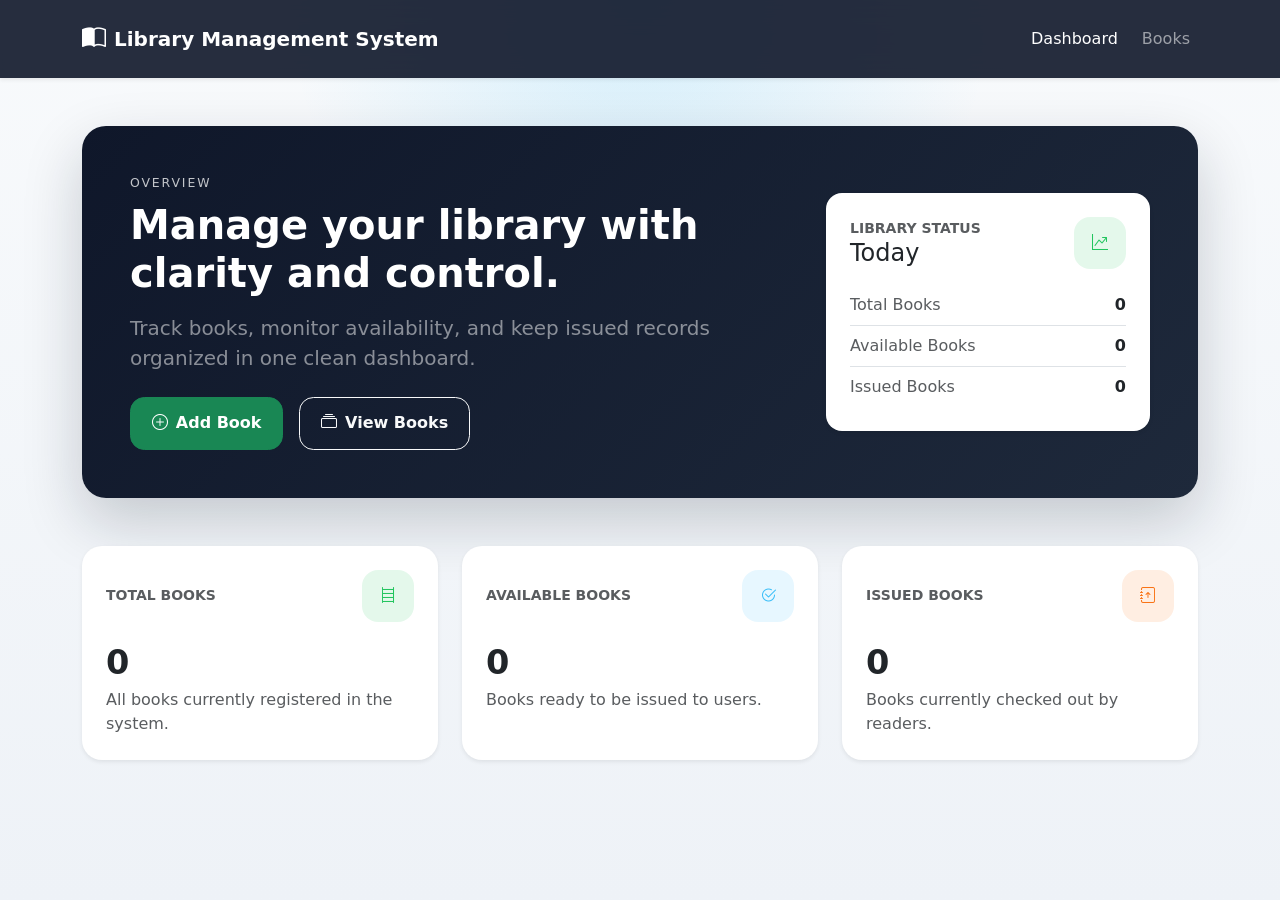
<file: src/main/resources/templates/index.html>
<!DOCTYPE html>
<html lang="en" xmlns:th="http://www.thymeleaf.org">
<head>
	<meta charset="UTF-8">
	<meta name="viewport" content="width=device-width, initial-scale=1.0">
	<title>Library Management System</title>
	<link href="https://cdn.jsdelivr.net/npm/bootstrap@5.3.3/dist/css/bootstrap.min.css" rel="stylesheet">
	<link href="https://cdn.jsdelivr.net/npm/bootstrap-icons@1.11.3/font/bootstrap-icons.min.css" rel="stylesheet">
	<style>
		:root {
			--bg-start: #0f172a;
			--bg-end: #1e293b;
			--accent: #22c55e;
			--accent-2: #38bdf8;
		}

		body {
			min-height: 100vh;
			background:
				radial-gradient(circle at top, rgba(56, 189, 248, 0.18), transparent 32%),
				linear-gradient(180deg, #f8fafc 0%, #eef2f7 100%);
		}

		.navbar {
			backdrop-filter: blur(14px);
			background: rgba(15, 23, 42, 0.9) !important;
		}

		.hero {
			background: linear-gradient(135deg, var(--bg-start), var(--bg-end));
			color: #fff;
			border-radius: 1.5rem;
			box-shadow: 0 24px 60px rgba(15, 23, 42, 0.2);
		}

		.card {
			border: 0;
			border-radius: 1.25rem;
			box-shadow: 0 18px 40px rgba(15, 23, 42, 0.08);
		}

		.metric-icon {
			width: 3.25rem;
			height: 3.25rem;
			display: inline-flex;
			align-items: center;
			justify-content: center;
			border-radius: 1rem;
			background: rgba(34, 197, 94, 0.12);
			color: var(--accent);
		}

		.metric-value {
			font-size: 2.1rem;
			font-weight: 700;
			letter-spacing: -0.04em;
		}

		.action-btn {
			padding: 0.85rem 1.3rem;
			border-radius: 0.9rem;
			font-weight: 600;
		}

		.section-label {
			text-transform: uppercase;
			letter-spacing: 0.15em;
			font-size: 0.78rem;
			color: rgba(255, 255, 255, 0.75);
		}
	</style>
</head>
<body>
	<nav class="navbar navbar-expand-lg navbar-dark sticky-top shadow-sm">
		<div class="container py-2">
			<a class="navbar-brand fw-semibold d-flex align-items-center gap-2" href="#">
				<i class="bi bi-book-half fs-4"></i>
				<span>Library Management System</span>
			</a>
			<button class="navbar-toggler" type="button" data-bs-toggle="collapse" data-bs-target="#navbarNav" aria-controls="navbarNav" aria-expanded="false" aria-label="Toggle navigation">
				<span class="navbar-toggler-icon"></span>
			</button>
			<div class="collapse navbar-collapse" id="navbarNav">
				<ul class="navbar-nav ms-auto align-items-lg-center gap-lg-2">
					<li class="nav-item">
						<a class="nav-link active" href="#dashboard">Dashboard</a>
					</li>
					<li class="nav-item">
						<a class="nav-link" href="#books">Books</a>
					</li>
				</ul>
			</div>
		</div>
	</nav>

	<main class="container py-5">
		<section class="hero p-4 p-md-5 mb-5" id="dashboard">
			<div class="row align-items-center g-4">
				<div class="col-lg-8">
					<div class="section-label mb-2">Overview</div>
					<h1 class="display-6 fw-bold mb-3">Manage your library with clarity and control.</h1>
					<p class="lead text-white-50 mb-4">
						Track books, monitor availability, and keep issued records organized in one clean dashboard.
					</p>
					<div class="d-flex flex-column flex-sm-row gap-3">
						<a href="/add-book" class="btn btn-success action-btn">
							<i class="bi bi-plus-circle me-2"></i>Add Book
						</a>
						<a href="/books-ui" class="btn btn-outline-light action-btn">
							<i class="bi bi-collection me-2"></i>View Books
						</a>
					</div>
				</div>
				<div class="col-lg-4">
					<div class="bg-white text-dark rounded-4 p-4 shadow-sm">
						<div class="d-flex align-items-center justify-content-between mb-3">
							<div>
								<div class="text-uppercase text-muted small fw-semibold">Library Status</div>
								<div class="h4 mb-0">Today</div>
							</div>
							<div class="metric-icon">
								<i class="bi bi-graph-up-arrow"></i>
							</div>
						</div>
						<div class="d-flex justify-content-between border-bottom py-2">
							<span class="text-muted">Total Books</span>
							<strong th:text="${totalBooks}">0</strong>
						</div>
						<div class="d-flex justify-content-between border-bottom py-2">
							<span class="text-muted">Available Books</span>
							<strong th:text="${availableBooks}">0</strong>
						</div>
						<div class="d-flex justify-content-between py-2">
							<span class="text-muted">Issued Books</span>
							<strong th:text="${issuedBooks}">0</strong>
						</div>
					</div>
				</div>
			</div>
		</section>

		<section id="books">
			<div class="row g-4">
				<div class="col-md-4">
					<div class="card h-100 border-0 shadow-sm">
						<div class="card-body p-4">
							<div class="d-flex align-items-center justify-content-between mb-3">
								<div class="text-muted fw-semibold text-uppercase small">Total Books</div>
								<div class="metric-icon">
									<i class="bi bi-bookshelf"></i>
								</div>
							</div>
							<div class="metric-value" th:text="${totalBooks}">0</div>
							<p class="text-muted mb-0">All books currently registered in the system.</p>
						</div>
					</div>
				</div>
				<div class="col-md-4">
					<div class="card h-100 border-0 shadow-sm">
						<div class="card-body p-4">
							<div class="d-flex align-items-center justify-content-between mb-3">
								<div class="text-muted fw-semibold text-uppercase small">Available Books</div>
								<div class="metric-icon" style="background: rgba(56, 189, 248, 0.12); color: var(--accent-2);">
									<i class="bi bi-check2-circle"></i>
								</div>
							</div>
							<div class="metric-value" th:text="${availableBooks}">0</div>
							<p class="text-muted mb-0">Books ready to be issued to users.</p>
						</div>
					</div>
				</div>
				<div class="col-md-4">
					<div class="card h-100 border-0 shadow-sm">
						<div class="card-body p-4">
							<div class="d-flex align-items-center justify-content-between mb-3">
								<div class="text-muted fw-semibold text-uppercase small">Issued Books</div>
								<div class="metric-icon" style="background: rgba(249, 115, 22, 0.12); color: #f97316;">
									<i class="bi bi-journal-arrow-up"></i>
								</div>
							</div>
							<div class="metric-value" th:text="${issuedBooks}">0</div>
							<p class="text-muted mb-0">Books currently checked out by readers.</p>
						</div>
					</div>
				</div>
			</div>
		</section>
	</main>

	<script src="https://cdn.jsdelivr.net/npm/bootstrap@5.3.3/dist/js/bootstrap.bundle.min.js"></script>
</body>
</html>
</file>
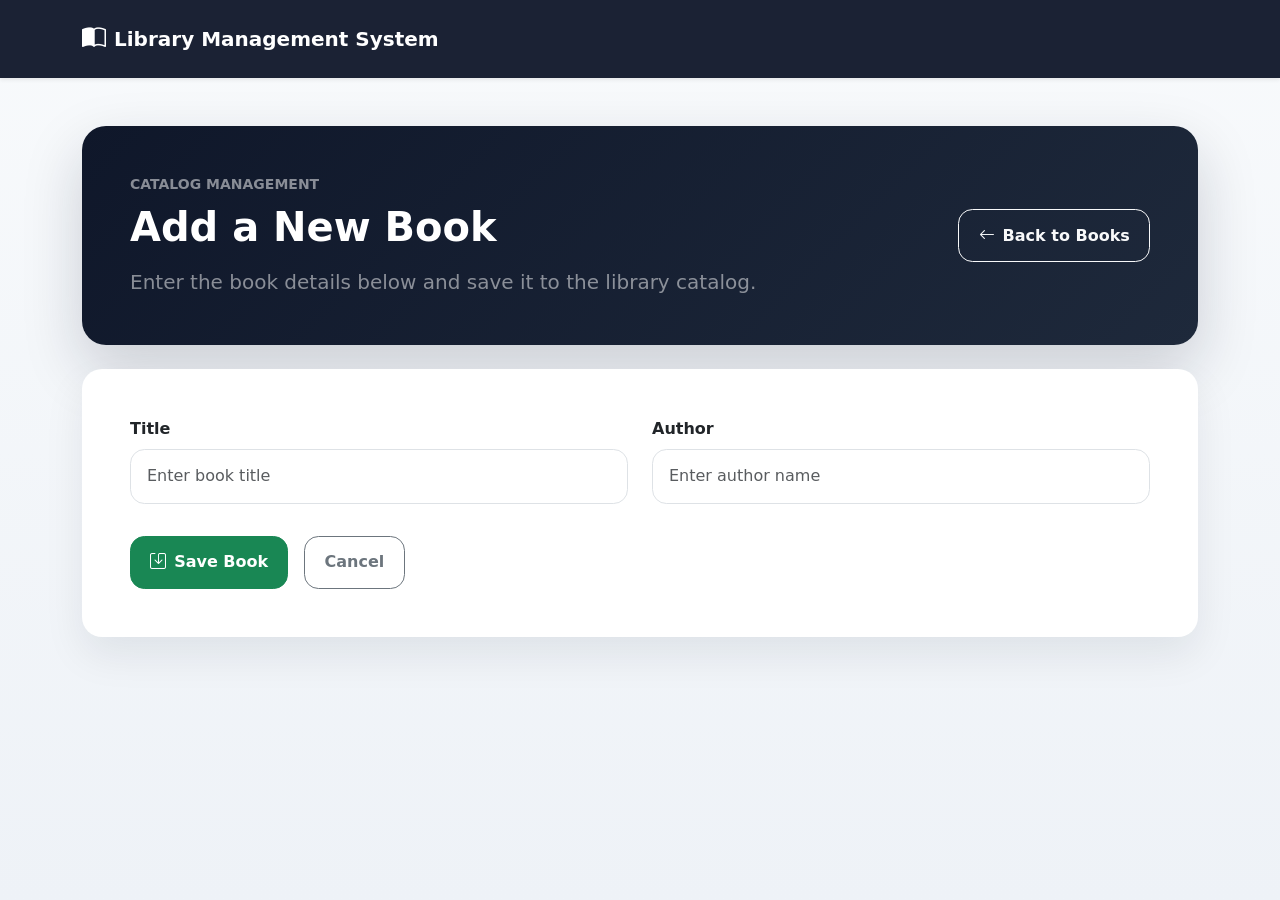
<file: src/main/resources/templates/add-book.html>
<!DOCTYPE html>
<html lang="en" xmlns:th="http://www.thymeleaf.org">
<head>
	<meta charset="UTF-8">
	<meta name="viewport" content="width=device-width, initial-scale=1.0">
	<title>Add Book</title>
	<link href="https://cdn.jsdelivr.net/npm/bootstrap@5.3.3/dist/css/bootstrap.min.css" rel="stylesheet">
	<link href="https://cdn.jsdelivr.net/npm/bootstrap-icons@1.11.3/font/bootstrap-icons.min.css" rel="stylesheet">
	<style>
		body {
			min-height: 100vh;
			background: linear-gradient(180deg, #f8fafc 0%, #eef2f7 100%);
		}

		.navbar {
			background: rgba(15, 23, 42, 0.95) !important;
			backdrop-filter: blur(14px);
		}

		.hero {
			background: linear-gradient(135deg, #0f172a, #1e293b);
			color: #fff;
			border-radius: 1.5rem;
			box-shadow: 0 24px 60px rgba(15, 23, 42, 0.18);
		}

		.card {
			border: 0;
			border-radius: 1.25rem;
			box-shadow: 0 18px 40px rgba(15, 23, 42, 0.08);
		}

		.form-control {
			border-radius: 0.9rem;
			padding: 0.9rem 1rem;
		}

		.btn-action {
			border-radius: 0.9rem;
			padding: 0.85rem 1.2rem;
			font-weight: 600;
		}
	</style>
</head>
<body>
	<nav class="navbar navbar-expand-lg navbar-dark sticky-top shadow-sm">
		<div class="container py-2">
			<a class="navbar-brand fw-semibold d-flex align-items-center gap-2" href="/">
				<i class="bi bi-book-half fs-4"></i>
				<span>Library Management System</span>
			</a>
		</div>
	</nav>

	<main class="container py-5">
		<section class="hero p-4 p-md-5 mb-4">
			<div class="row align-items-center g-4">
				<div class="col-lg-8">
					<div class="text-uppercase small fw-semibold text-white-50 mb-2">Catalog management</div>
					<h1 class="display-6 fw-bold mb-3">Add a New Book</h1>
					<p class="lead text-white-50 mb-0">Enter the book details below and save it to the library catalog.</p>
				</div>
				<div class="col-lg-4 text-lg-end">
					<a href="/books-ui" class="btn btn-outline-light btn-action">
						<i class="bi bi-arrow-left me-2"></i>Back to Books
					</a>
				</div>
			</div>
		</section>

		<section class="card">
			<div class="card-body p-4 p-md-5">
				<form th:action="@{/add-book}" th:object="${book}" method="post" class="row g-4">
					<div class="col-md-6">
						<label for="title" class="form-label fw-semibold">Title</label>
						<input type="text" id="title" th:field="*{title}" class="form-control" placeholder="Enter book title" required>
					</div>
					<div class="col-md-6">
						<label for="author" class="form-label fw-semibold">Author</label>
						<input type="text" id="author" th:field="*{author}" class="form-control" placeholder="Enter author name" required>
					</div>
					<div class="col-12 d-flex flex-column flex-sm-row gap-3 pt-2">
						<button type="submit" class="btn btn-success btn-action">
							<i class="bi bi-save me-2"></i>Save Book
						</button>
						<a href="/books-ui" class="btn btn-outline-secondary btn-action">Cancel</a>
					</div>
				</form>
			</div>
		</section>
	</main>

	<script src="https://cdn.jsdelivr.net/npm/bootstrap@5.3.3/dist/js/bootstrap.bundle.min.js"></script>
</body>
</html>
</file>
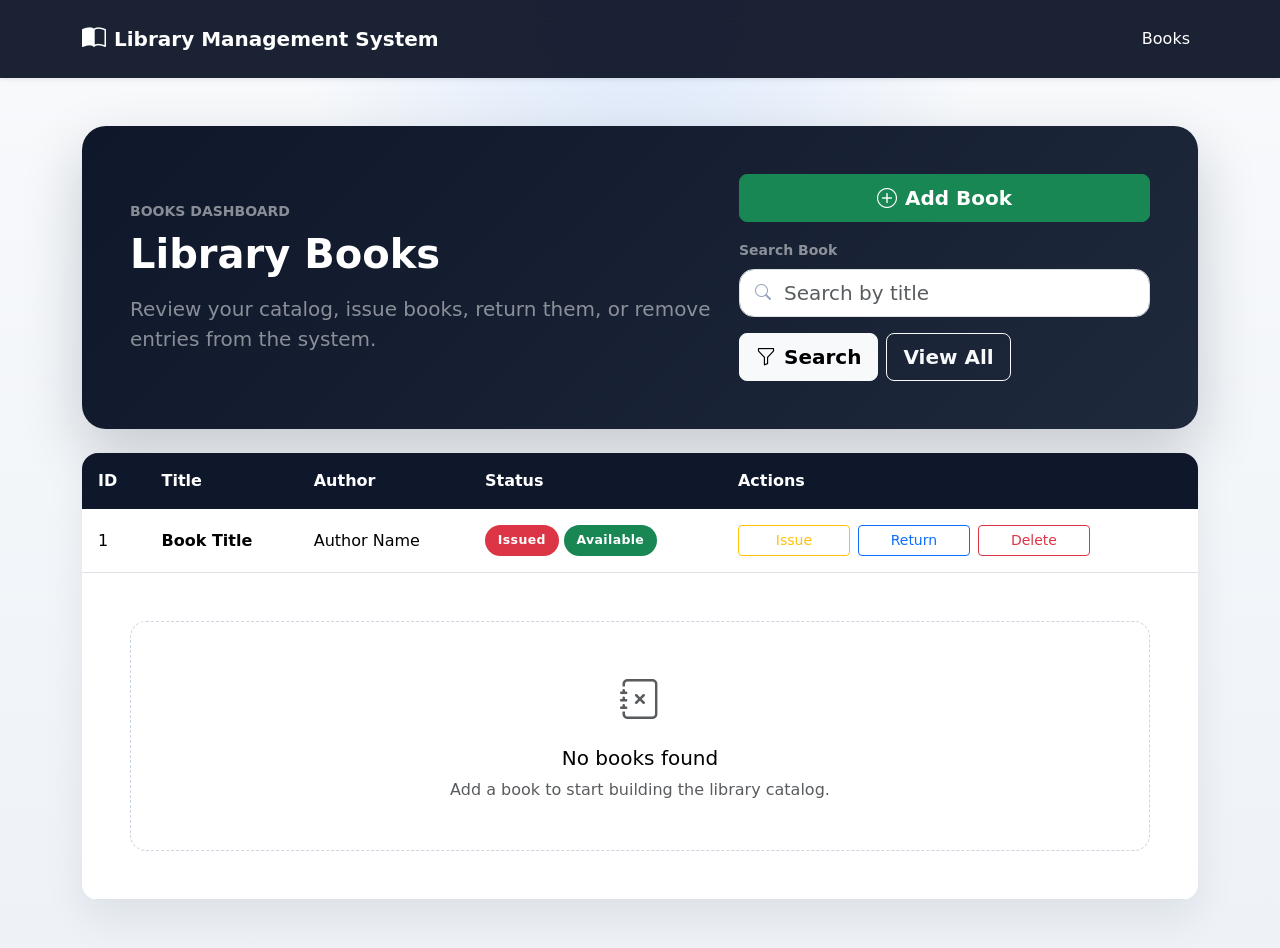
<file: src/main/resources/templates/books.html>
<!DOCTYPE html>
<html lang="en" xmlns:th="http://www.thymeleaf.org">
<head>
	<meta charset="UTF-8">
	<meta name="viewport" content="width=device-width, initial-scale=1.0">
	<title>Library Books</title>
	<link href="https://cdn.jsdelivr.net/npm/bootstrap@5.3.3/dist/css/bootstrap.min.css" rel="stylesheet">
	<link href="https://cdn.jsdelivr.net/npm/bootstrap-icons@1.11.3/font/bootstrap-icons.min.css" rel="stylesheet">
	<style>
		:root {
			--page-start: #0f172a;
			--page-end: #1e293b;
		}

		body {
			min-height: 100vh;
			background:
				radial-gradient(circle at top, rgba(59, 130, 246, 0.15), transparent 30%),
				linear-gradient(180deg, #f8fafc 0%, #eef2f7 100%);
		}

		.navbar {
			background: rgba(15, 23, 42, 0.95) !important;
			backdrop-filter: blur(14px);
		}

		.hero {
			background: linear-gradient(135deg, var(--page-start), var(--page-end));
			color: #fff;
			border-radius: 1.5rem;
			box-shadow: 0 24px 60px rgba(15, 23, 42, 0.2);
		}

		.card {
			border: 0;
			border-radius: 1.25rem;
			box-shadow: 0 18px 40px rgba(15, 23, 42, 0.08);
		}

		.table thead th {
			background: #0f172a;
			color: #fff;
			border: 0;
			padding: 1rem;
		}

		.table tbody td {
			vertical-align: middle;
			padding: 1rem;
		}

		.badge-status {
			padding: 0.55rem 0.8rem;
			font-size: 0.78rem;
			letter-spacing: 0.03em;
		}

		.action-btn {
			min-width: 7rem;
		}

		.search-box {
			border-radius: 0.9rem;
			padding-left: 2.75rem;
		}

		.search-wrap {
			position: relative;
		}

		.search-wrap .bi-search {
			position: absolute;
			left: 1rem;
			top: 50%;
			transform: translateY(-50%);
			color: #94a3b8;
		}

		.search-form .form-control {
			border-radius: 0.9rem;
			padding-left: 2.75rem;
		}

		.empty-state {
			border: 1px dashed #cbd5e1;
			border-radius: 1rem;
			background: rgba(255, 255, 255, 0.7);
		}

		.table-responsive {
			border-radius: 1rem;
			overflow: hidden;
		}
	</style>
</head>
<body>
	<nav class="navbar navbar-expand-lg navbar-dark sticky-top shadow-sm">
		<div class="container py-2">
			<a class="navbar-brand fw-semibold d-flex align-items-center gap-2" href="/">
				<i class="bi bi-book-half fs-4"></i>
				<span>Library Management System</span>
			</a>
			<button class="navbar-toggler" type="button" data-bs-toggle="collapse" data-bs-target="#navbarNav" aria-controls="navbarNav" aria-expanded="false" aria-label="Toggle navigation">
				<span class="navbar-toggler-icon"></span>
			</button>
			<div class="collapse navbar-collapse" id="navbarNav">
				<ul class="navbar-nav ms-auto">
					<li class="nav-item">
						<a class="nav-link active" href="/books-ui">Books</a>
					</li>
				</ul>
			</div>
		</div>
	</nav>

	<main class="container py-5">
		<section class="hero p-4 p-md-5 mb-4">
			<div class="row align-items-center g-4">
				<div class="col-lg-7">
					<div class="text-uppercase small fw-semibold text-white-50 mb-2">Books dashboard</div>
					<h1 class="display-6 fw-bold mb-3">Library Books</h1>
					<p class="lead text-white-50 mb-0">
						Review your catalog, issue books, return them, or remove entries from the system.
					</p>
				</div>
				<div class="col-lg-5">
						<div class="d-flex flex-column gap-3">
							<a href="/add-book" class="btn btn-success btn-lg fw-semibold">
							<i class="bi bi-plus-circle me-2"></i>Add Book
						</a>
							<form class="search-form" th:action="@{/search-book}" method="get">
								<label for="title" class="form-label text-white-50 small fw-semibold mb-2">Search Book</label>
								<div class="search-wrap">
									<i class="bi bi-search"></i>
									<input id="title" name="title" type="text" class="form-control form-control-lg search-box" placeholder="Search by title" th:value="${searchTitle}">
								</div>
								<div class="d-flex flex-column flex-sm-row gap-2 mt-3">
									<button type="submit" class="btn btn-light btn-lg fw-semibold">
										<i class="bi bi-funnel me-2"></i>Search
									</button>
									<a href="/books-ui" class="btn btn-outline-light btn-lg fw-semibold">View All</a>
								</div>
							</form>
					</div>
				</div>
			</div>
		</section>

		<section class="card">
			<div class="card-body p-0">
				<div class="table-responsive">
					<table class="table table-hover align-middle mb-0" id="booksTable">
						<thead>
							<tr>
								<th>ID</th>
								<th>Title</th>
								<th>Author</th>
								<th>Status</th>
								<th class="text-nowrap">Actions</th>
							</tr>
						</thead>
						<tbody>
							<tr th:each="book : ${books}">
								<td th:text="${book.id}">1</td>
								<td class="fw-semibold" th:text="${book.title}">Book Title</td>
								<td th:text="${book.author}">Author Name</td>
								<td>
									<span th:if="${book.issued}" class="badge rounded-pill text-bg-danger badge-status">Issued</span>
									<span th:unless="${book.issued}" class="badge rounded-pill text-bg-success badge-status">Available</span>
								</td>
								<td>
									<div class="d-flex flex-wrap gap-2">
										<a th:if="${!book.issued}"
										   class="btn btn-outline-warning btn-sm action-btn"
										   th:href="@{/issue-book/{id}(id=${book.id})}">
											Issue
										</a>
										<a th:if="${book.issued}"
										   class="btn btn-outline-primary btn-sm action-btn"
										   th:href="@{/return-book/{id}(id=${book.id})}">
											Return
										</a>
										<a class="btn btn-outline-danger btn-sm action-btn"
										   th:href="@{/delete-book/{id}(id=${book.id})}"
										   onclick="return confirm('Are you sure you want to delete this book?');">
											Delete
										</a>
									</div>
								</td>
							</tr>
							<tr th:if="${#lists.isEmpty(books)}">
								<td colspan="5" class="p-5">
									<div class="empty-state text-center py-5">
										<i class="bi bi-journal-x fs-1 text-muted"></i>
										<h3 class="h5 mt-3 mb-2">No books found</h3>
										<p class="text-muted mb-0">Add a book to start building the library catalog.</p>
									</div>
								</td>
							</tr>
						</tbody>
					</table>
				</div>
			</div>
		</section>
	</main>

	<script src="https://cdn.jsdelivr.net/npm/bootstrap@5.3.3/dist/js/bootstrap.bundle.min.js"></script>
</body>
</html>
</file>
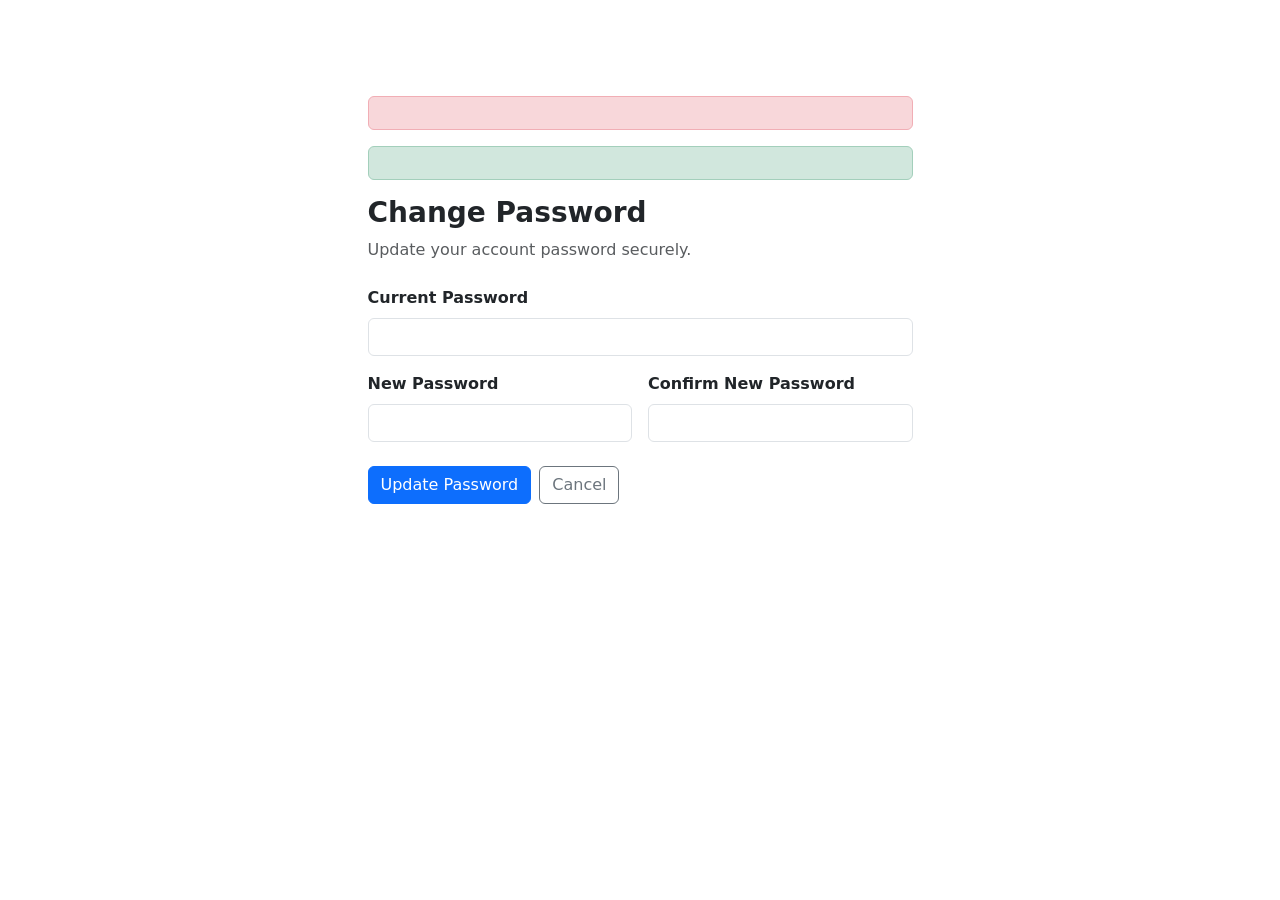
<file: src/main/resources/templates/change-password.html>
<!DOCTYPE html>
<html lang="en" xmlns:th="http://www.thymeleaf.org">
<head>
	<meta charset="UTF-8">
	<meta name="viewport" content="width=device-width, initial-scale=1.0">
	<title>Change Password | Library Management</title>
	<link href="https://cdn.jsdelivr.net/npm/bootstrap@5.3.3/dist/css/bootstrap.min.css" rel="stylesheet">
	<link href="https://cdn.jsdelivr.net/npm/bootstrap-icons@1.11.3/font/bootstrap-icons.min.css" rel="stylesheet">
	<link rel="stylesheet" th:href="@{/css/app.css}">
</head>
<body>
	<div class="container py-5 auth-shell">
		<div class="row justify-content-center">
			<div class="col-lg-7 fade-up">
				<div class="auth-panel p-4 p-md-5">
					<div th:if="${passwordError}" class="alert alert-danger" th:text="${passwordError}"></div>
					<div th:if="${passwordMessage}" class="alert alert-success" th:text="${passwordMessage}"></div>
					<h1 class="h3 fw-bold mb-2">Change Password</h1>
					<p class="text-muted mb-4">Update your account password securely.</p>

					<form th:action="@{/change-password}" method="post" class="row g-3">
						<div class="col-12">
							<label class="form-label fw-semibold">Current Password</label>
							<input type="password" name="currentPassword" class="form-control" required>
						</div>
						<div class="col-md-6">
							<label class="form-label fw-semibold">New Password</label>
							<input type="password" name="newPassword" class="form-control" required minlength="8">
						</div>
						<div class="col-md-6">
							<label class="form-label fw-semibold">Confirm New Password</label>
							<input type="password" name="confirmPassword" class="form-control" required minlength="8">
						</div>
						<div class="col-12 d-flex gap-2 pt-2">
							<button type="submit" class="btn btn-primary app-btn">Update Password</button>
							<a href="/dashboard" class="btn btn-outline-secondary app-btn">Cancel</a>
						</div>
					</form>
				</div>
			</div>
		</div>
	</div>
	<script src="https://cdn.jsdelivr.net/npm/bootstrap@5.3.3/dist/js/bootstrap.bundle.min.js"></script>
</body>
</html>
</file>
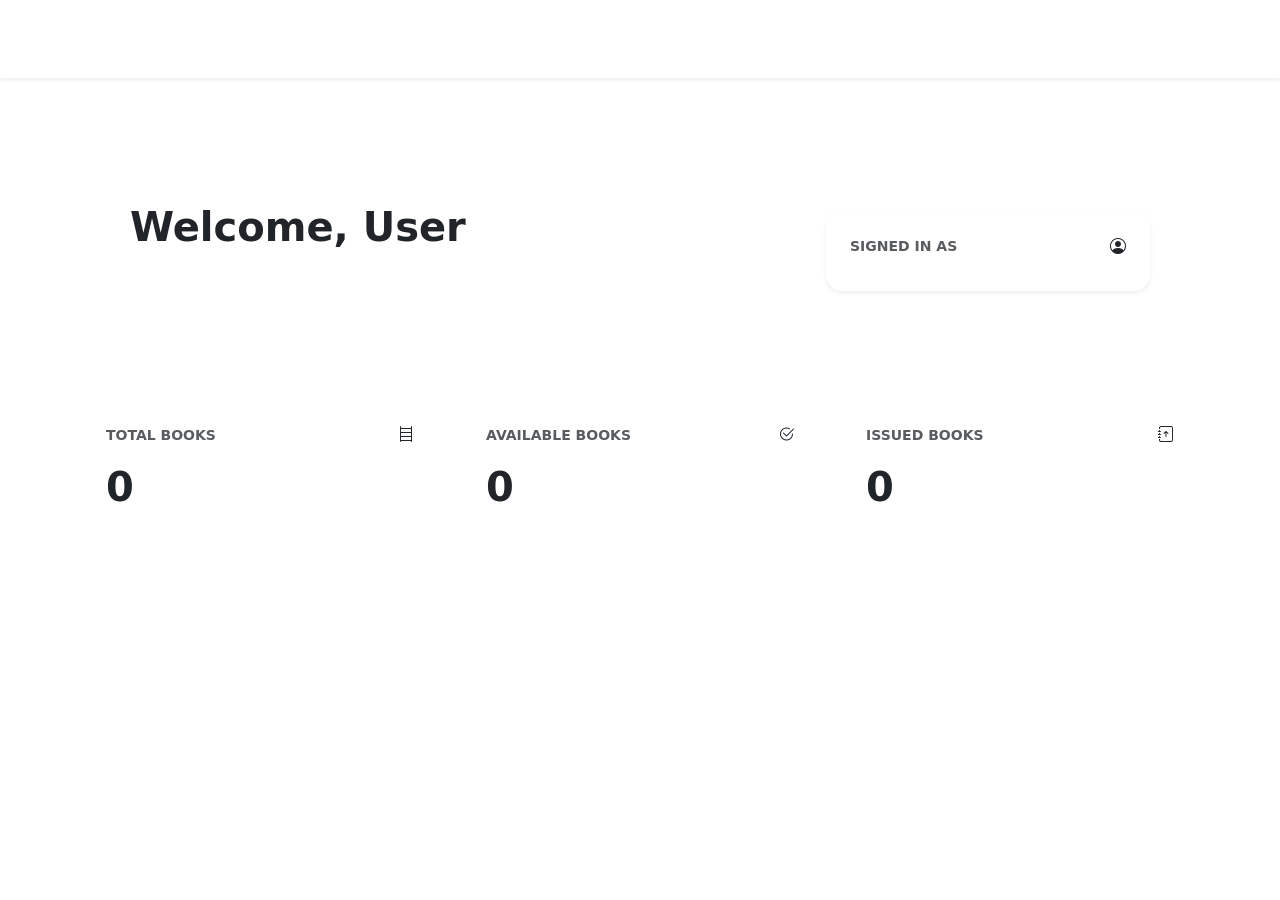
<file: src/main/resources/templates/dashboard.html>
<!DOCTYPE html>
<html lang="en" xmlns:th="http://www.thymeleaf.org">
<head>
	<meta charset="UTF-8">
	<meta name="viewport" content="width=device-width, initial-scale=1.0">
	<title>Dashboard | Library Management</title>
	<link href="https://cdn.jsdelivr.net/npm/bootstrap@5.3.3/dist/css/bootstrap.min.css" rel="stylesheet">
	<link href="https://cdn.jsdelivr.net/npm/bootstrap-icons@1.11.3/font/bootstrap-icons.min.css" rel="stylesheet">
	<link rel="stylesheet" th:href="@{/css/app.css}">
</head>
<body>
	<nav class="navbar navbar-expand-lg navbar-dark app-navbar sticky-top shadow-sm">
		<div class="container py-2">
			<a class="navbar-brand fw-semibold d-flex align-items-center gap-2" href="#">
				<i class="bi bi-book-half fs-4"></i>
				<span>Library Management System</span>
			</a>
			<button class="navbar-toggler" type="button" data-bs-toggle="collapse" data-bs-target="#navbarNav">
				<span class="navbar-toggler-icon"></span>
			</button>
			<div class="collapse navbar-collapse" id="navbarNav">
				<ul class="navbar-nav ms-auto align-items-lg-center gap-lg-2">
					<li class="nav-item"><a class="nav-link active" href="/dashboard">Dashboard</a></li>
					<li class="nav-item"><a class="nav-link" href="/books-ui">Books</a></li>
					<li class="nav-item dropdown">
						<a class="nav-link dropdown-toggle" href="#" role="button" data-bs-toggle="dropdown">My Profile</a>
						<ul class="dropdown-menu dropdown-menu-end">
							<li><a class="dropdown-item" href="/profile">My Profile</a></li>
							<li><a class="dropdown-item" href="/change-password">Change Password</a></li>
							<li><hr class="dropdown-divider"></li>
							<li>
								<form th:action="@{/logout}" method="post" class="px-3">
									<button type="submit" class="btn btn-link text-danger p-0 text-decoration-none">Logout</button>
								</form>
							</li>
						</ul>
					</li>
				</ul>
			</div>
		</div>
	</nav>

	<main class="container py-5">
		<section class="app-hero p-4 p-md-5 mb-4 fade-up">
			<div class="row align-items-center g-4">
				<div class="col-lg-8">
					<div class="text-uppercase small text-white-50 fw-semibold mb-2">Overview</div>
					<h1 class="display-6 fw-bold mb-3">Welcome, <span th:text="${currentUser != null ? currentUser.fullName : 'User'}">User</span></h1>
					<p class="lead text-white-50 mb-0">Use the dashboard to review circulation status and jump into library tasks.</p>
				</div>
				<div class="col-lg-4">
					<div class="bg-white text-dark rounded-4 p-4 shadow-sm">
						<div class="d-flex align-items-center justify-content-between mb-2">
							<div>
								<div class="text-uppercase text-muted small fw-semibold">Signed in as</div>
								<div class="h5 mb-0" th:text="${currentUser != null ? currentUser.email : ''}"></div>
							</div>
							<div class="metric-icon"><i class="bi bi-person-circle"></i></div>
						</div>
						<p class="text-muted mb-0" th:text="${currentUser != null ? currentUser.phoneNumber : ''}"></p>
					</div>
				</div>
			</div>
		</section>

		<div class="row g-4">
			<div class="col-md-4 fade-up-delay-1">
				<div class="app-card-soft p-4 h-100 bg-white">
					<div class="d-flex align-items-center justify-content-between mb-3">
						<div class="text-uppercase small fw-semibold text-muted">Total Books</div>
						<div class="metric-icon"><i class="bi bi-bookshelf"></i></div>
					</div>
					<div class="display-6 fw-bold" th:text="${totalBooks}">0</div>
				</div>
			</div>
			<div class="col-md-4 fade-up-delay-2">
				<div class="app-card-soft p-4 h-100 bg-white">
					<div class="d-flex align-items-center justify-content-between mb-3">
						<div class="text-uppercase small fw-semibold text-muted">Available Books</div>
						<div class="metric-icon"><i class="bi bi-check2-circle"></i></div>
					</div>
					<div class="display-6 fw-bold" th:text="${availableBooks}">0</div>
				</div>
			</div>
			<div class="col-md-4 fade-up-delay-3">
				<div class="app-card-soft p-4 h-100 bg-white">
					<div class="d-flex align-items-center justify-content-between mb-3">
						<div class="text-uppercase small fw-semibold text-muted">Issued Books</div>
						<div class="metric-icon"><i class="bi bi-journal-arrow-up"></i></div>
					</div>
					<div class="display-6 fw-bold" th:text="${issuedBooks}">0</div>
				</div>
			</div>
		</div>
	</main>

	<script src="https://cdn.jsdelivr.net/npm/bootstrap@5.3.3/dist/js/bootstrap.bundle.min.js"></script>
</body>
</html>
</file>
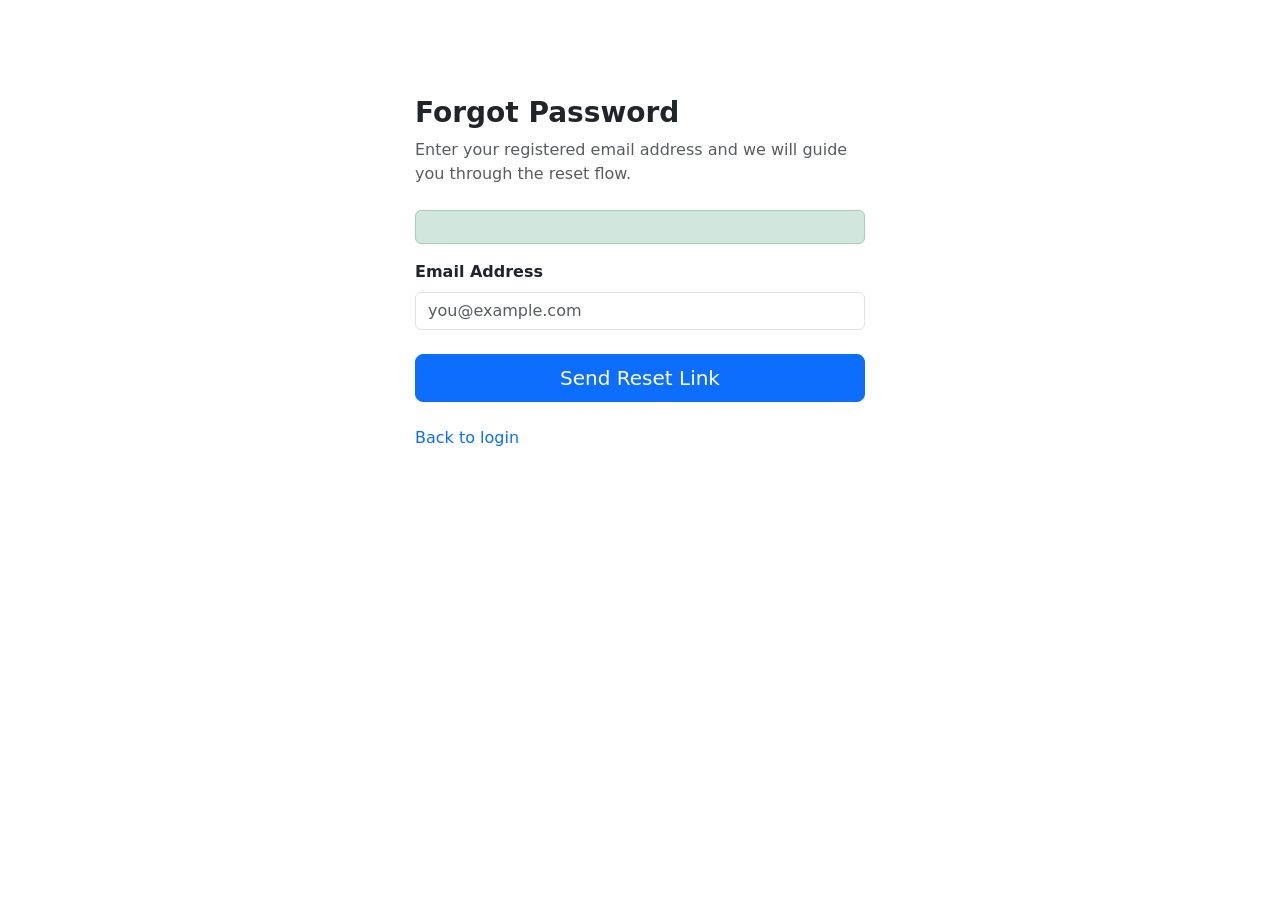
<file: src/main/resources/templates/forgot-password.html>
<!DOCTYPE html>
<html lang="en" xmlns:th="http://www.thymeleaf.org">
<head>
	<meta charset="UTF-8">
	<meta name="viewport" content="width=device-width, initial-scale=1.0">
	<title>Forgot Password | Library Management</title>
	<link href="https://cdn.jsdelivr.net/npm/bootstrap@5.3.3/dist/css/bootstrap.min.css" rel="stylesheet">
	<link href="https://cdn.jsdelivr.net/npm/bootstrap-icons@1.11.3/font/bootstrap-icons.min.css" rel="stylesheet">
	<link rel="stylesheet" th:href="@{/css/app.css}">
</head>
<body>
	<div class="container py-5 auth-shell">
		<div class="row justify-content-center">
			<div class="col-lg-6 fade-up">
				<div class="auth-panel p-4 p-md-5">
					<h1 class="h3 fw-bold mb-2">Forgot Password</h1>
					<p class="text-muted mb-4">Enter your registered email address and we will guide you through the reset flow.</p>

					<div th:if="${forgotPasswordMessage}" class="alert alert-success" th:text="${forgotPasswordMessage}"></div>

					<form th:action="@{/forgot-password}" method="post" class="row g-3">
						<div class="col-12">
							<label for="email" class="form-label fw-semibold">Email Address</label>
							<input type="email" id="email" name="email" class="form-control" placeholder="you@example.com" required>
						</div>
						<div class="col-12 d-grid pt-2">
							<button type="submit" class="btn btn-primary btn-lg app-btn">Send Reset Link</button>
						</div>
					</form>

					<p class="mt-4 mb-0"><a href="/login" class="text-decoration-none">Back to login</a></p>
				</div>
			</div>
		</div>
	</div>
	<script src="https://cdn.jsdelivr.net/npm/bootstrap@5.3.3/dist/js/bootstrap.bundle.min.js"></script>
</body>
</html>
</file>
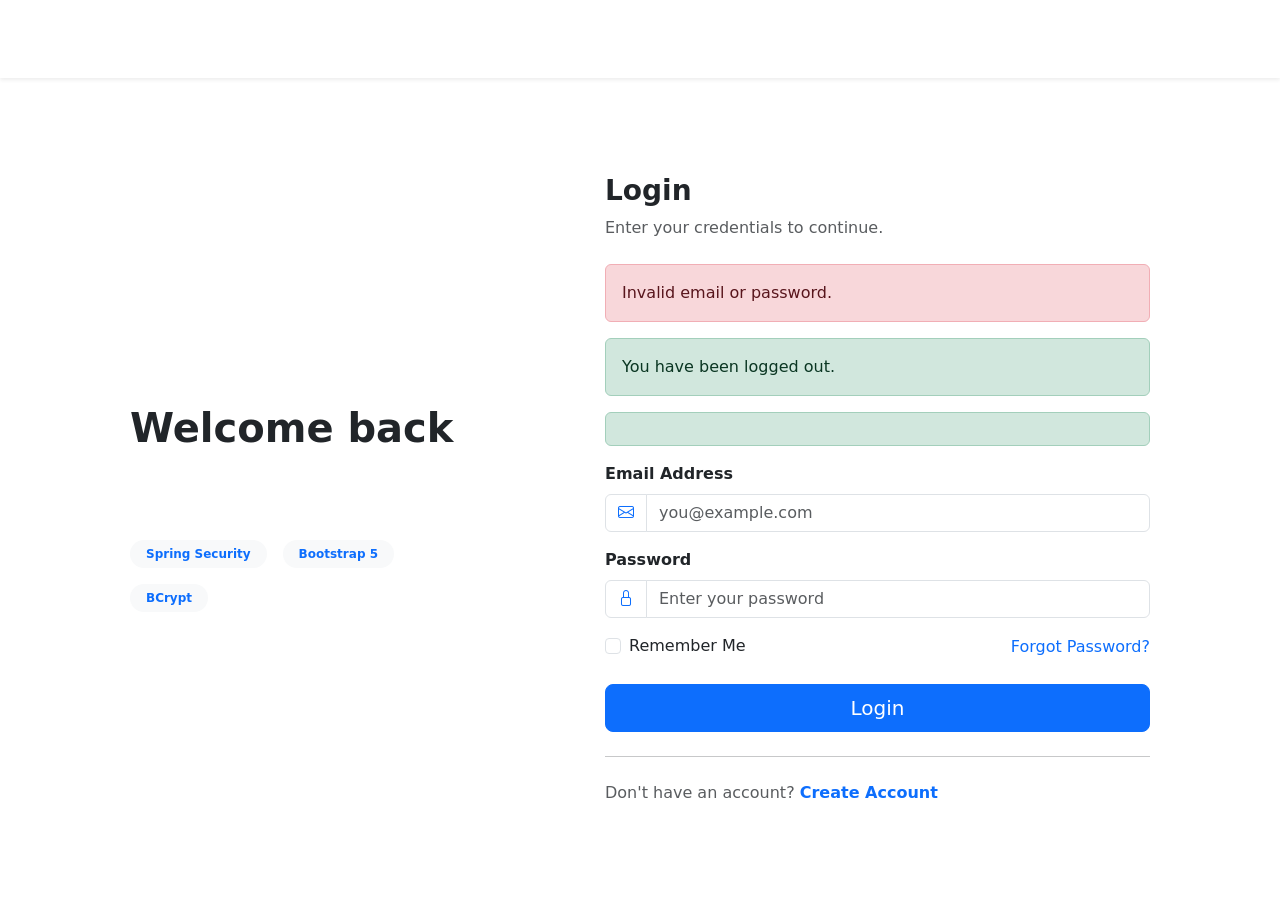
<file: src/main/resources/templates/login.html>
<!DOCTYPE html>
<html lang="en" xmlns:th="http://www.thymeleaf.org">
<head>
	<meta charset="UTF-8">
	<meta name="viewport" content="width=device-width, initial-scale=1.0">
	<title>Login | Library Management</title>
	<link href="https://cdn.jsdelivr.net/npm/bootstrap@5.3.3/dist/css/bootstrap.min.css" rel="stylesheet">
	<link href="https://cdn.jsdelivr.net/npm/bootstrap-icons@1.11.3/font/bootstrap-icons.min.css" rel="stylesheet">
	<link rel="stylesheet" th:href="@{/css/app.css}">
</head>
<body>
	<nav class="navbar navbar-expand-lg navbar-dark app-navbar sticky-top shadow-sm">
		<div class="container py-2">
			<a class="navbar-brand fw-semibold d-flex align-items-center gap-2" href="/">
				<i class="bi bi-book-half fs-4"></i>
				<span>Library Management System</span>
			</a>
		</div>
	</nav>

	<main class="container auth-shell py-5">
		<div class="row justify-content-center align-items-center g-4">
			<div class="col-lg-5 fade-up">
				<div class="app-hero p-4 p-md-5 h-100">
					<div class="text-uppercase small text-white-50 fw-semibold mb-3">Secure access</div>
					<h1 class="display-6 fw-bold mb-3">Welcome back</h1>
					<p class="text-white-50 mb-4">Sign in to manage books, users, and your library dashboard.</p>
					<div class="d-flex flex-wrap gap-3">
						<div class="badge text-bg-light text-primary rounded-pill px-3 py-2">Spring Security</div>
						<div class="badge text-bg-light text-primary rounded-pill px-3 py-2">Bootstrap 5</div>
						<div class="badge text-bg-light text-primary rounded-pill px-3 py-2">BCrypt</div>
					</div>
				</div>
			</div>
			<div class="col-lg-7 fade-up-delay-1">
				<div class="auth-panel p-4 p-md-5">
					<h2 class="h3 fw-bold mb-2">Login</h2>
					<p class="text-muted mb-4">Enter your credentials to continue.</p>

					<div th:if="${param.error}" class="alert alert-danger">Invalid email or password.</div>
					<div th:if="${param.logout}" class="alert alert-success">You have been logged out.</div>
					<div th:if="${successMessage}" class="alert alert-success" th:text="${successMessage}"></div>

					<form th:action="@{/login}" method="post" class="row g-3">
						<div class="col-12">
							<label for="email" class="form-label fw-semibold">Email Address</label>
							<div class="input-group">
								<span class="input-group-text bg-white"><i class="bi bi-envelope text-primary"></i></span>
								<input type="email" id="email" name="username" class="form-control" placeholder="you@example.com" required>
							</div>
						</div>
						<div class="col-12">
							<label for="password" class="form-label fw-semibold">Password</label>
							<div class="input-group">
								<span class="input-group-text bg-white"><i class="bi bi-lock text-primary"></i></span>
								<input type="password" id="password" name="password" class="form-control" placeholder="Enter your password" required>
							</div>
						</div>
						<div class="col-12 d-flex justify-content-between align-items-center flex-wrap gap-2">
							<div class="form-check">
								<input class="form-check-input" type="checkbox" id="rememberMe" name="rememberMe">
								<label class="form-check-label" for="rememberMe">Remember Me</label>
							</div>
							<a href="/forgot-password" class="link-primary text-decoration-none">Forgot Password?</a>
						</div>
						<div class="col-12 d-grid gap-2 pt-2">
							<button type="submit" class="btn btn-primary btn-lg app-btn">Login</button>
						</div>
					</form>

					<hr class="my-4">
					<p class="mb-0 text-muted">Don't have an account? <a href="/signup" class="text-decoration-none fw-semibold">Create Account</a></p>
				</div>
			</div>
		</div>
	</main>

	<script src="https://cdn.jsdelivr.net/npm/bootstrap@5.3.3/dist/js/bootstrap.bundle.min.js"></script>
</body>
</html>
</file>
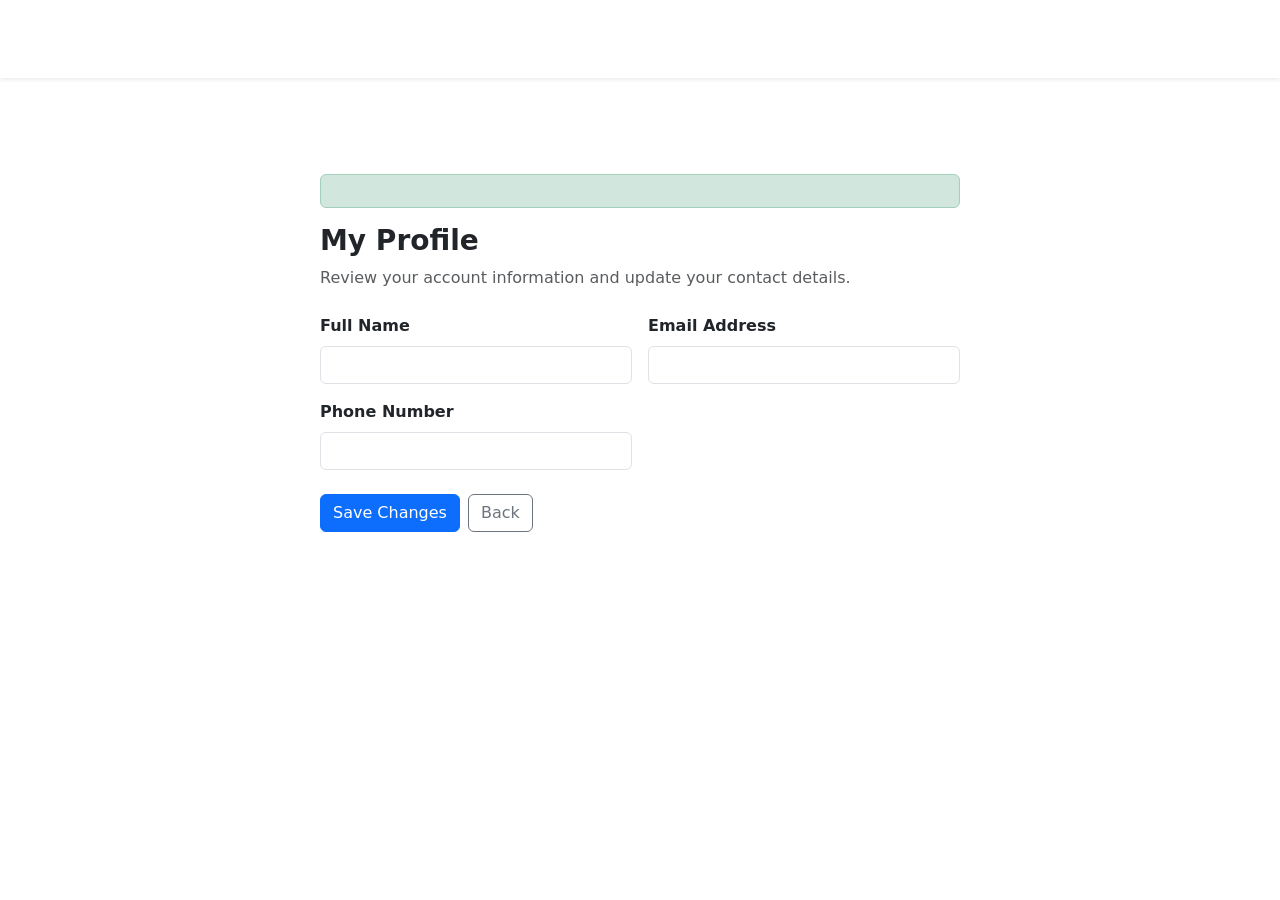
<file: src/main/resources/templates/profile.html>
<!DOCTYPE html>
<html lang="en" xmlns:th="http://www.thymeleaf.org">
<head>
	<meta charset="UTF-8">
	<meta name="viewport" content="width=device-width, initial-scale=1.0">
	<title>My Profile | Library Management</title>
	<link href="https://cdn.jsdelivr.net/npm/bootstrap@5.3.3/dist/css/bootstrap.min.css" rel="stylesheet">
	<link href="https://cdn.jsdelivr.net/npm/bootstrap-icons@1.11.3/font/bootstrap-icons.min.css" rel="stylesheet">
	<link rel="stylesheet" th:href="@{/css/app.css}">
</head>
<body>
	<nav class="navbar navbar-expand-lg navbar-dark app-navbar sticky-top shadow-sm">
		<div class="container py-2">
			<a class="navbar-brand fw-semibold d-flex align-items-center gap-2" href="/dashboard">
				<i class="bi bi-book-half fs-4"></i>
				<span>Library Management System</span>
			</a>
		</div>
	</nav>

	<main class="container py-5">
		<div class="row justify-content-center">
			<div class="col-lg-8 fade-up">
				<div class="auth-panel p-4 p-md-5">
					<div th:if="${profileMessage}" class="alert alert-success" th:text="${profileMessage}"></div>
					<h1 class="h3 fw-bold mb-2">My Profile</h1>
					<p class="text-muted mb-4">Review your account information and update your contact details.</p>

					<form th:action="@{/profile}" method="post" class="row g-3">
						<div class="col-md-6">
							<label class="form-label fw-semibold">Full Name</label>
							<input type="text" name="fullName" class="form-control" th:value="${currentUser.fullName}" required>
						</div>
						<div class="col-md-6">
							<label class="form-label fw-semibold">Email Address</label>
							<input type="email" class="form-control" th:value="${currentUser.email}" readonly>
						</div>
						<div class="col-md-6">
							<label class="form-label fw-semibold">Phone Number</label>
							<input type="tel" name="phoneNumber" class="form-control" th:value="${currentUser.phoneNumber}" required>
						</div>
						<div class="col-12 d-flex gap-2 pt-2">
							<button type="submit" class="btn btn-primary app-btn">Save Changes</button>
							<a href="/dashboard" class="btn btn-outline-secondary app-btn">Back</a>
						</div>
					</form>
				</div>
			</div>
		</div>
	</main>
	<script src="https://cdn.jsdelivr.net/npm/bootstrap@5.3.3/dist/js/bootstrap.bundle.min.js"></script>
</body>
</html>
</file>
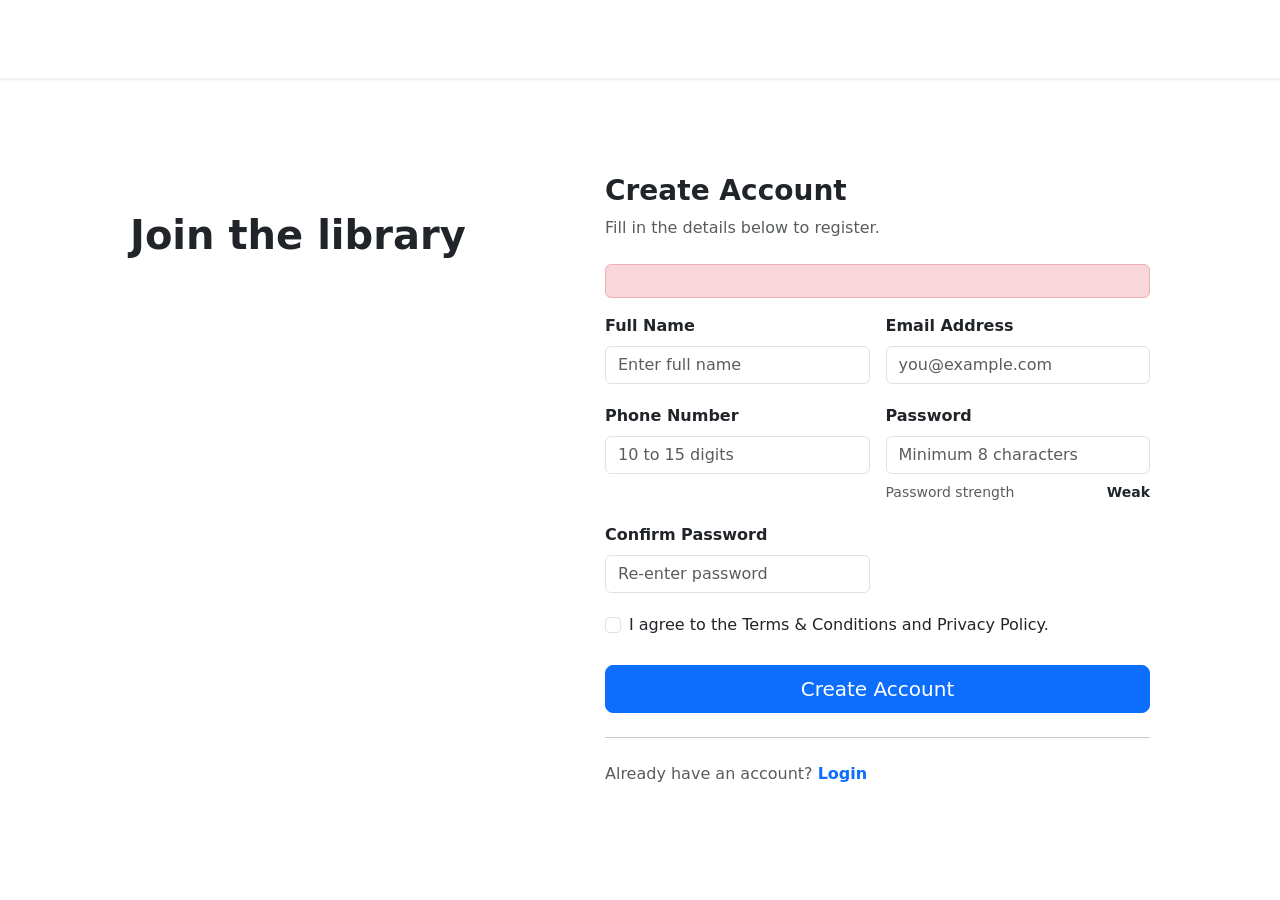
<file: src/main/resources/templates/signup.html>
<!DOCTYPE html>
<html lang="en" xmlns:th="http://www.thymeleaf.org">
<head>
	<meta charset="UTF-8">
	<meta name="viewport" content="width=device-width, initial-scale=1.0">
	<title>Sign Up | Library Management</title>
	<link href="https://cdn.jsdelivr.net/npm/bootstrap@5.3.3/dist/css/bootstrap.min.css" rel="stylesheet">
	<link href="https://cdn.jsdelivr.net/npm/bootstrap-icons@1.11.3/font/bootstrap-icons.min.css" rel="stylesheet">
	<link rel="stylesheet" th:href="@{/css/app.css}">
</head>
<body>
	<nav class="navbar navbar-expand-lg navbar-dark app-navbar sticky-top shadow-sm">
		<div class="container py-2">
			<a class="navbar-brand fw-semibold d-flex align-items-center gap-2" href="/">
				<i class="bi bi-book-half fs-4"></i>
				<span>Library Management System</span>
			</a>
		</div>
	</nav>

	<main class="container auth-shell py-5">
		<div class="row justify-content-center g-4">
			<div class="col-lg-5 fade-up">
				<div class="app-hero p-4 p-md-5 h-100">
					<div class="text-uppercase small text-white-50 fw-semibold mb-3">Create access</div>
					<h1 class="display-6 fw-bold mb-3">Join the library</h1>
					<p class="text-white-50 mb-0">Create your account to manage library books and your profile securely.</p>
				</div>
			</div>
			<div class="col-lg-7 fade-up-delay-1">
				<div class="auth-panel p-4 p-md-5">
					<h2 class="h3 fw-bold mb-2">Create Account</h2>
					<p class="text-muted mb-4">Fill in the details below to register.</p>

					<div th:if="${signupError}" class="alert alert-danger" th:text="${signupError}"></div>

					<form th:action="@{/signup}" th:object="${user}" method="post" class="row g-3">
						<div class="col-md-6">
							<label for="fullName" class="form-label fw-semibold">Full Name</label>
							<input type="text" id="fullName" th:field="*{fullName}" class="form-control" placeholder="Enter full name">
							<div class="text-danger small mt-1" th:if="${#fields.hasErrors('fullName')}" th:errors="*{fullName}"></div>
						</div>
						<div class="col-md-6">
							<label for="email" class="form-label fw-semibold">Email Address</label>
							<input type="email" id="email" th:field="*{email}" class="form-control" placeholder="you@example.com">
							<div class="text-danger small mt-1" th:if="${#fields.hasErrors('email')}" th:errors="*{email}"></div>
						</div>
						<div class="col-md-6">
							<label for="phoneNumber" class="form-label fw-semibold">Phone Number</label>
							<input type="tel" id="phoneNumber" th:field="*{phoneNumber}" class="form-control" placeholder="10 to 15 digits">
							<div class="text-danger small mt-1" th:if="${#fields.hasErrors('phoneNumber')}" th:errors="*{phoneNumber}"></div>
						</div>
						<div class="col-md-6">
							<label for="password" class="form-label fw-semibold">Password</label>
							<input type="password" id="password" name="password" th:field="*{password}" class="form-control" placeholder="Minimum 8 characters" data-password-strength>
							<div class="password-meter mt-2"><div class="password-meter-bar" data-password-meter></div></div>
							<div class="d-flex justify-content-between mt-1">
								<span class="small text-muted">Password strength</span>
								<span class="small fw-semibold" data-password-strength-text>Weak</span>
							</div>
							<div class="text-danger small mt-1" th:if="${#fields.hasErrors('password')}" th:errors="*{password}"></div>
						</div>
						<div class="col-md-6">
							<label for="confirmPassword" class="form-label fw-semibold">Confirm Password</label>
							<input type="password" id="confirmPassword" name="confirmPassword" class="form-control" placeholder="Re-enter password">
							<div class="text-danger small mt-1" th:if="${#fields.hasErrors('password')}" th:errors="*{password}"></div>
						</div>
						<div class="col-12">
							<div class="form-check">
								<input class="form-check-input" type="checkbox" id="acceptedTerms" th:field="*{acceptedTerms}">
								<label class="form-check-label" for="acceptedTerms">I agree to the Terms &amp; Conditions and Privacy Policy.</label>
							</div>
							<div class="text-danger small mt-1" th:if="${#fields.hasErrors('acceptedTerms')}" th:errors="*{acceptedTerms}"></div>
						</div>
						<div class="col-12 d-grid gap-2 pt-2">
							<button type="submit" class="btn btn-primary btn-lg app-btn">Create Account</button>
						</div>
					</form>

					<hr class="my-4">
					<p class="mb-0 text-muted">Already have an account? <a href="/login" class="text-decoration-none fw-semibold">Login</a></p>
				</div>
			</div>
		</div>
	</main>

	<script src="https://cdn.jsdelivr.net/npm/bootstrap@5.3.3/dist/js/bootstrap.bundle.min.js"></script>
	<script th:src="@{/js/auth.js}"></script>
</body>
</html>
</file>
